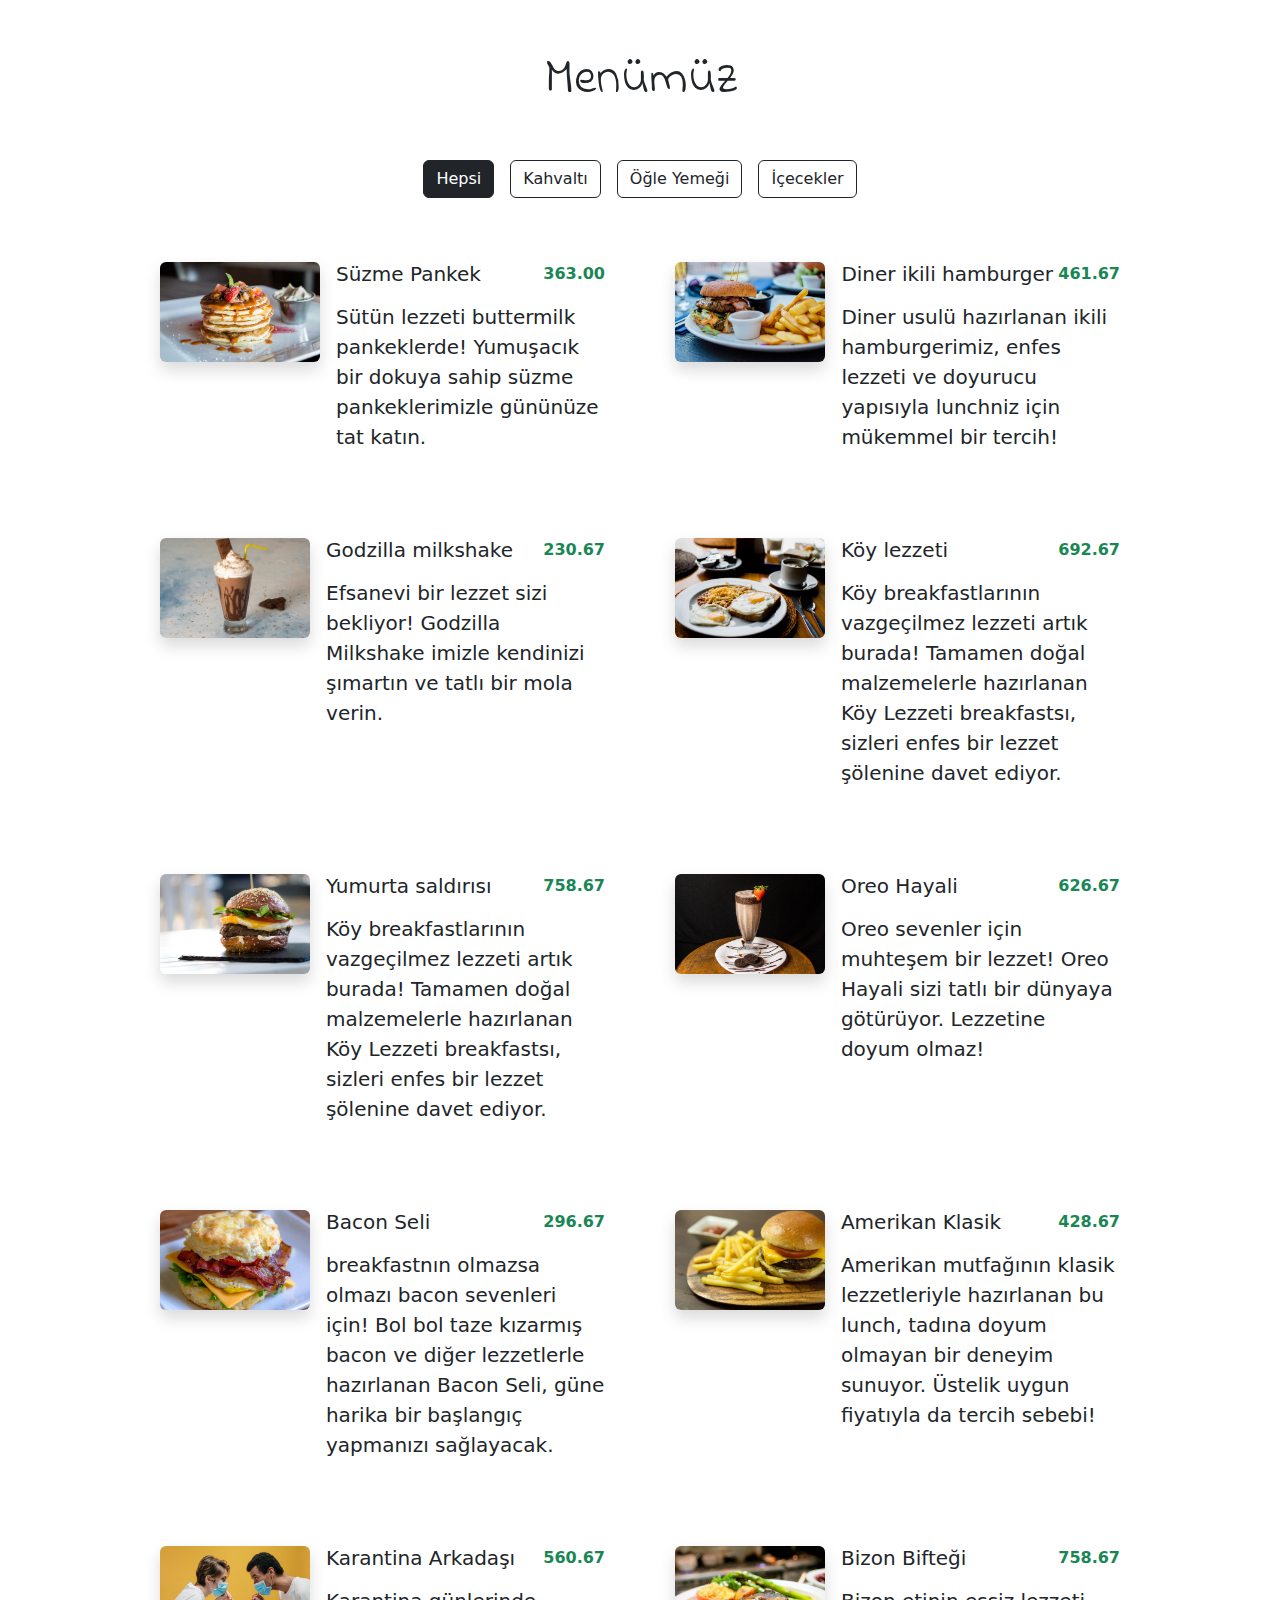
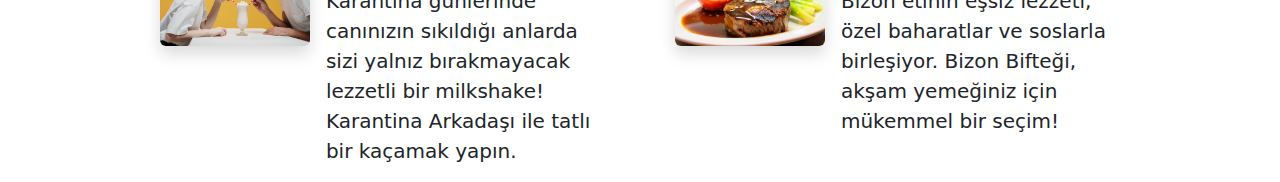
<file: index.htm>
<!DOCTYPE html>
<html lang="en">
  <head>
    <meta charset="UTF-8" />
    <meta name="viewport" content="width=device-width, initial-scale=1.0" />
    <title>Menu</title>
    <link
      rel="stylesheet"
      href="https://cdnjs.cloudflare.com/ajax/libs/bootstrap/5.3.2/css/bootstrap.min.css"
    />
    <link rel="stylesheet" href="style.css" />
  </head>
  <body>
    <!------------- Baslik--------->

    <h1 class="heading">Menümüz</h1>

    <!--------------butonlar------>
    <div id="buttons" class="d-flex justify-content-center gap-3 my-4">
      <!-- <button data-id="all" class="btn btn-light border-black">Hepsi</button>
      <button data-id="breakfast" class="btn btn-light border-black">Kahvaltı</button>
      <button data-id="lunch" class="btn btn-light border-black">Öğle Yemeği</button>
      <button data-id="shakes" class="btn btn-light border-black">İçecekeler</button> -->
    </div>

    <!-------------Kartlar------------>
    <div id="menu-list">
      <!-- <a
        id="card"
        href="#"
        class="d-flex flex-column flex-md-row text-decoration-none text-dark gap-3"
      >
        <img class="rounded shadow img-fluid" src="images/item-1.jpeg" alt="" />
        <div>
          <div class="d-flex justify-content-between">
            <h5>Süzme Pankek</h5>
            <p class="text-success fw-bold">330₺</p>
          </div>
          <p class="lead">
            Sütün lezzeti buttermilk pankeklerde! Yumuşacık bir dokuya sahip
            süzme pankekler
          </p>
        </div>
      </a> -->
    </div>


    <script type="module" src="main.js"></script>
  </body>
</html>
</file>
<file: style.css>
@import url("https://fonts.googleapis.com/css2?family=Indie+Flower&family=Inter:wght@100;300;400;500;600;800;900&family=Poppins:ital,wght@0,100;0,200;0,300;0,400;0,500;0,600;0,700;0,900;1,800&display=swap");


body{
    font: 'Poppins';
}

.heading{
  font-family: 'indie flower';
  text-align: center;
  margin: 50px;
  font-size: 50px;
}

#menu-list{
  display: grid;
  padding: 40px 160px 0;
  justify-content: center;
  grid-template-columns: repeat(auto-fit, minmax(400px,1fr));
  gap: 70px;
}

#card img{
    width: 160px;
    height: 100px;
    object-fit: cover;
}

@media (max-width: 769px){
    #card{
        max-width: 400px;
    }
    #card img{
        width: 100%;
        height: 240px;
    }
}
</file>
